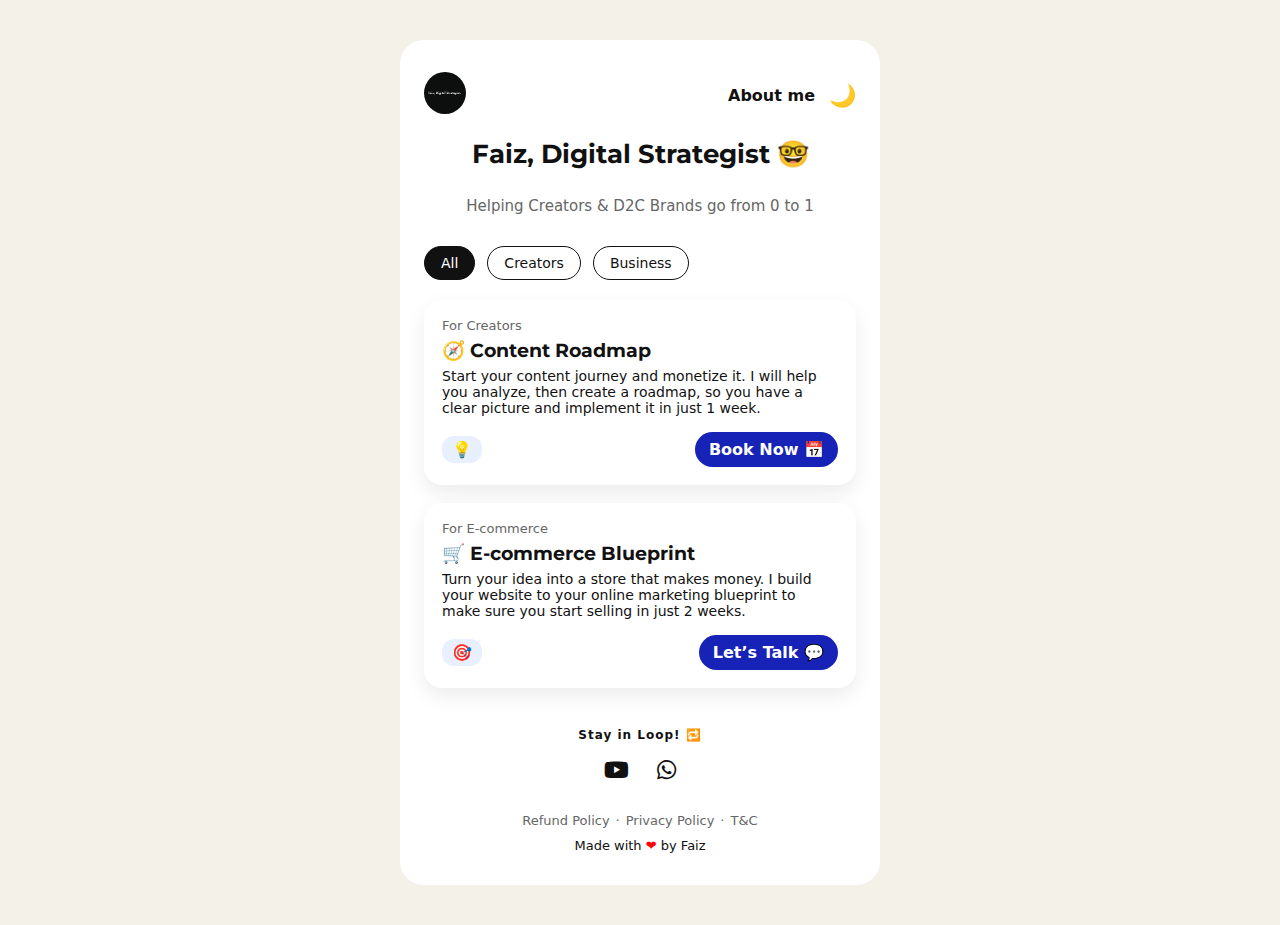
<file: index.html>
<!DOCTYPE html>
<html lang="en">
<head>
  <meta charset="UTF-8" />
  <meta name="viewport" content="width=device-width, initial-scale=1.0" />
  <meta name="description" content="I will help you create an online presence that helps you achieve both your professional and personal goals.">
  <meta name="author" content="Faiz, Digital Strategist ">
  <meta name="robots" content="index, follow">
  <title>Hey 👋 I am Faiz, Digital Strategist</title>
  <link rel="icon" type="image/png" sizes="32x32" href="logo.png">
  <script type="application/ld+json">
{
  "@context": "https://schema.org",
  "@type": "Person",
  "name": "Faiz",
  "jobTitle": "Digital Strategist",
  "description": "I will help you create an online presence that helps you achieve both your professional and personal goals.",
  "url": "https://heyiamfaiz.com/",
  "image": "https://heyiamfaiz.com/logo.jpg",
  "sameAs": [
    "https://www.youtube.com/@heyiamfaiz",
    "https://www.instagram.com/heyiamfaiz"
  ],
  "knowsAbout": [
    "Digital Marketing",
"online marketing",
    "Meta Ads",
    "WhatsApp API",
    "Online Marketing Strategy",
    "Content Marketing",
    "WooCommerce"
  ],
  "worksFor": {
    "@type": "Organization",
    "name": "Self-employed"
  }
}
</script>


  <!-- Font Awesome (FOR ICONS) -->
  <link rel="stylesheet" href="https://cdnjs.cloudflare.com/ajax/libs/font-awesome/6.5.1/css/all.min.css">
<link href="https://fonts.googleapis.com/css2?family=Montserrat:wght@600;700&family=Google+Sans+Flex:opsz,wght@8..144,400..600&display=swap" rel="stylesheet">
  <link rel="stylesheet" href="style.css" />
</head>
<body>

  <div class="card">

    <!-- HEADER -->
    <div class="header">
      <div class="logo-area">
        <img src="logo.png" class="profile-img" alt="Profile">
      </div>

      <div class="menu-area">
        <a href="about.html" class="menu-link">About me</a>
        <button id="theme-toggle" class="theme-toggle">🌙</button>
      </div>
    </div>

    <!-- HERO -->
    <section class="hero">
      <h1 class="hero-title">Faiz, Digital Strategist 🤓</h1>
    </section>

    <!-- BIO -->
    <p class="bio">
   Helping Creators & D2C Brands go from 0 to 1</p>

    <!-- TABS -->
    <div class="tabs">
      <button class="tab active" data-filter="all">All</button>
      <button class="tab" data-filter="creator">Creators</button>
      <button class="tab" data-filter="business">Business</button>
    </div>

    <!-- SERVICES -->
    <section class="services">
      <div class="service-card" data-type="creator">
        <div class="service-meta">For Creators</div>
        <h3>🧭 Content Roadmap</h3>
        <p>Start your content journey and monetize it. I will help you analyze, then create a roadmap, so you have a clear picture and implement it in just 1 week.</p>
        <div class="service-footer">
          <span class="badge">💡</span>
          <a href="https://calendar.app.google/dVVP9dYcN7Jy2pZL8"
   class="cta-btn"
   rel="nofollow noopener noreferrer"
   target="_blank">
  Book Now 📅
</a>

        </div>
      </div>

      <div class="service-card" data-type="business">
        <div class="service-meta">For E-commerce</div>
        <h3>🛒 E-commerce Blueprint</h3>
        <p>Turn your idea into a store that makes money. I build your website to your online marketing blueprint to make sure you start selling in just 2 weeks.</p>
        <div class="service-footer">
          <span class="badge">🎯</span>
          <a href="https://wa.me/message/WCOYLPCZLBCCD1"
   class="cta-btn"
   rel="nofollow noopener noreferrer"
   target="_blank">
  Let’s Talk 💬
</a>

        </div>
      </div>

    </section>

    <!-- FOLLOW -->
    <div class="follow">
      <div class="follow-title">Stay in Loop! 🔁</div>
      <div class="socials">
        <a href="https://heyiamfaiz.com/youtube" aria-label="YouTube"><i class="fa-brands fa-youtube"></i></a>
        <a href="https://wa.me/message/WCOYLPCZLBCCD1" rel="nofollow" aria-label="WhatsApp">
  <i class="fa-brands fa-whatsapp"></i>
</a>
   </div>
    </div>

    <!-- FOOTER -->
    <footer class="footer">
      <div class="footer-links">
        <a href="refund-policy.html">Refund Policy</a>
        <span>·</span>
        <a href="privacy-policy.html">Privacy Policy</a>
        <span>·</span>
        <a href="terms-and-conditions.html">T&C</a>
      </div>
      <div class="footer-credit">
        Made with <span>❤</span> by Faiz
      </div>
    </footer>

  </div>
  <script src="tag.js"></script>
  <script src="script.js"></script>
</body>
</html>
</file>
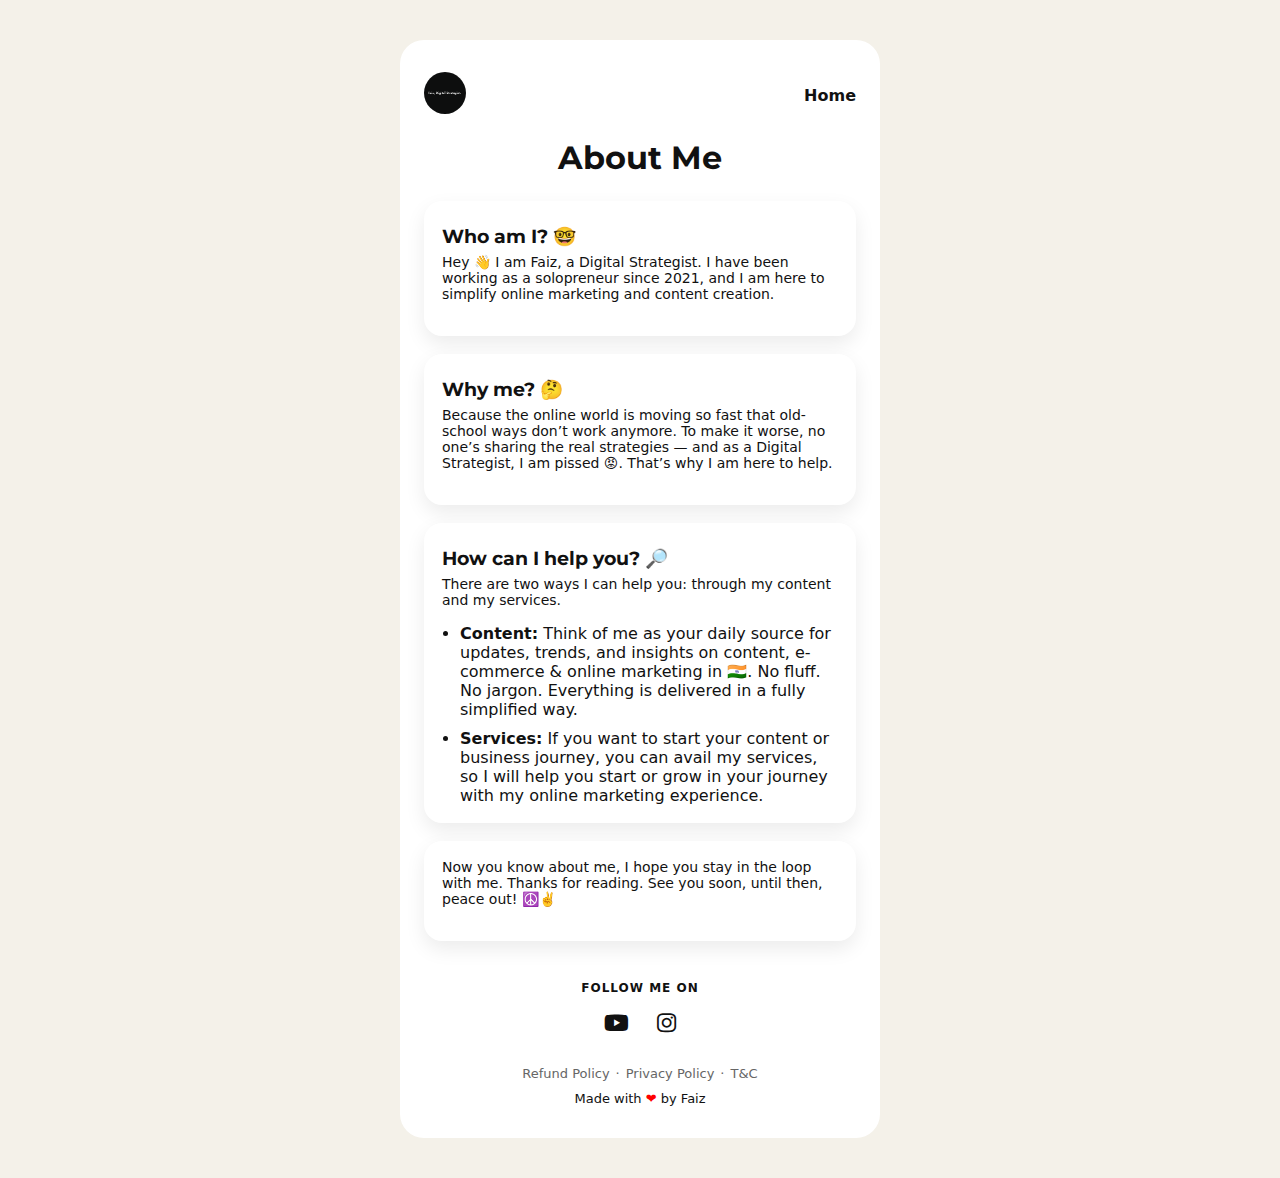
<file: about.html>
<!DOCTYPE html>
<html lang="en">
<head>
  <meta charset="UTF-8" />
  <meta name="viewport" content="width=device-width, initial-scale=1.0" />
   <meta name="description" content="Hey 👋 I am Faiz, a Digital Strategist. I have been working as a solopreneur since 2019.">
  <meta name="author" content="Faiz, Digital Strategist ">
  <meta name="robots" content="index, follow">
  <script src="tag.js"></script>
  <title>About Me | Faiz, Digital Strategist</title>
<link rel="icon" type="image/png" sizes="32x32" href="logo.png">
  <!-- MAIN SITE CSS (same as homepage) -->
 <link rel="stylesheet" href="https://cdnjs.cloudflare.com/ajax/libs/font-awesome/6.5.1/css/all.min.css">
  <link rel="stylesheet" href="style.css" />
</head>

<body>
  <div class="card">

    <!-- HEADER (same structure as homepage) -->
    <header class="header">
      <div class="logo-area">
        <img src="logo.png" alt="Faiz" class="profile-img" />
      </div>

      <div class="menu-area">
        <a href="index.html" class="menu-link">Home</a>
      </div>
    </header>

    <!-- HERO TITLE -->
    <section class="hero" style="text-align:center; margin-bottom:24px;">
      <h1>About Me</h1>
    </section>

    <!-- ABOUT CONTENT -->
    <section class="services">

      <div class="service-card">
        <h3>Who am I? 🤓</h3>
        <p>
          Hey 👋 I am Faiz, a Digital Strategist. I have been working as a
          solopreneur since 2021, and I am here to simplify online marketing
          and content creation.
        </p>
      </div>

      <div class="service-card">
        <h3>Why me? 🤔</h3>
        <p>
          Because the online world is moving so fast that old-school ways don’t
          work anymore. To make it worse, no one’s sharing the real strategies —
          and as a Digital Strategist, I am pissed 😡. That’s why I am here to help.
        </p>
      </div>

      <div class="service-card">
        <h3>How can I help you? 🔎</h3>
        <p>
          There are two ways I can help you: through my content and my services.
        </p>

        <ul style="margin-left:18px; margin-top:12px;">
          <li style="margin-bottom:10px;">
            <strong>Content:</strong> Think of me as your daily source for
            updates, trends, and insights on content, e-commerce & online marketing in 🇮🇳.
            No fluff. No jargon. Everything is delivered in a fully simplified way.
          </li>

          <li>
            <strong>Services:</strong> If you want to start your content or business journey, you can avail my services, so I will help you start or grow in your journey with my online marketing experience.
          </li>
        </ul>
      </div>

      <div class="service-card">
        <p>Now you know about me, I hope you stay in the loop with me. Thanks for reading. See you soon, until then, peace out! ☮️✌️
        </p>
      </div>
<div class="follow">
  <div class="follow-title">FOLLOW ME ON</div>

  <div class="socials">
    <a href="https://heyiamfaiz.com/youtube" aria-label="YouTube"><i class="fa-brands fa-youtube"></i></a>
        <a href="https://heyiamfaiz.com/instagram" aria-label="Instagram"><i class="fa-brands fa-instagram"></i></a>
  </div>
</div>
    </section>

    <!-- FOOTER (same as homepage) -->
   <footer class="footer">
      <div class="footer-links">
        <a href="refund-policy.html">Refund Policy</a>
        <span>·</span>
        <a href="privacy-policy.html">Privacy Policy</a>
        <span>·</span>
        <a href="terms-and-conditions.html">T&C</a>
      </div>
      <div class="footer-credit">
        Made with <span>❤</span> by Faiz
      </div>
    </footer>

  </div>

  <!-- DARK MODE SCRIPT (same as homepage) -->
  <script src="script.js"></script>
</body>
</html>
</file>
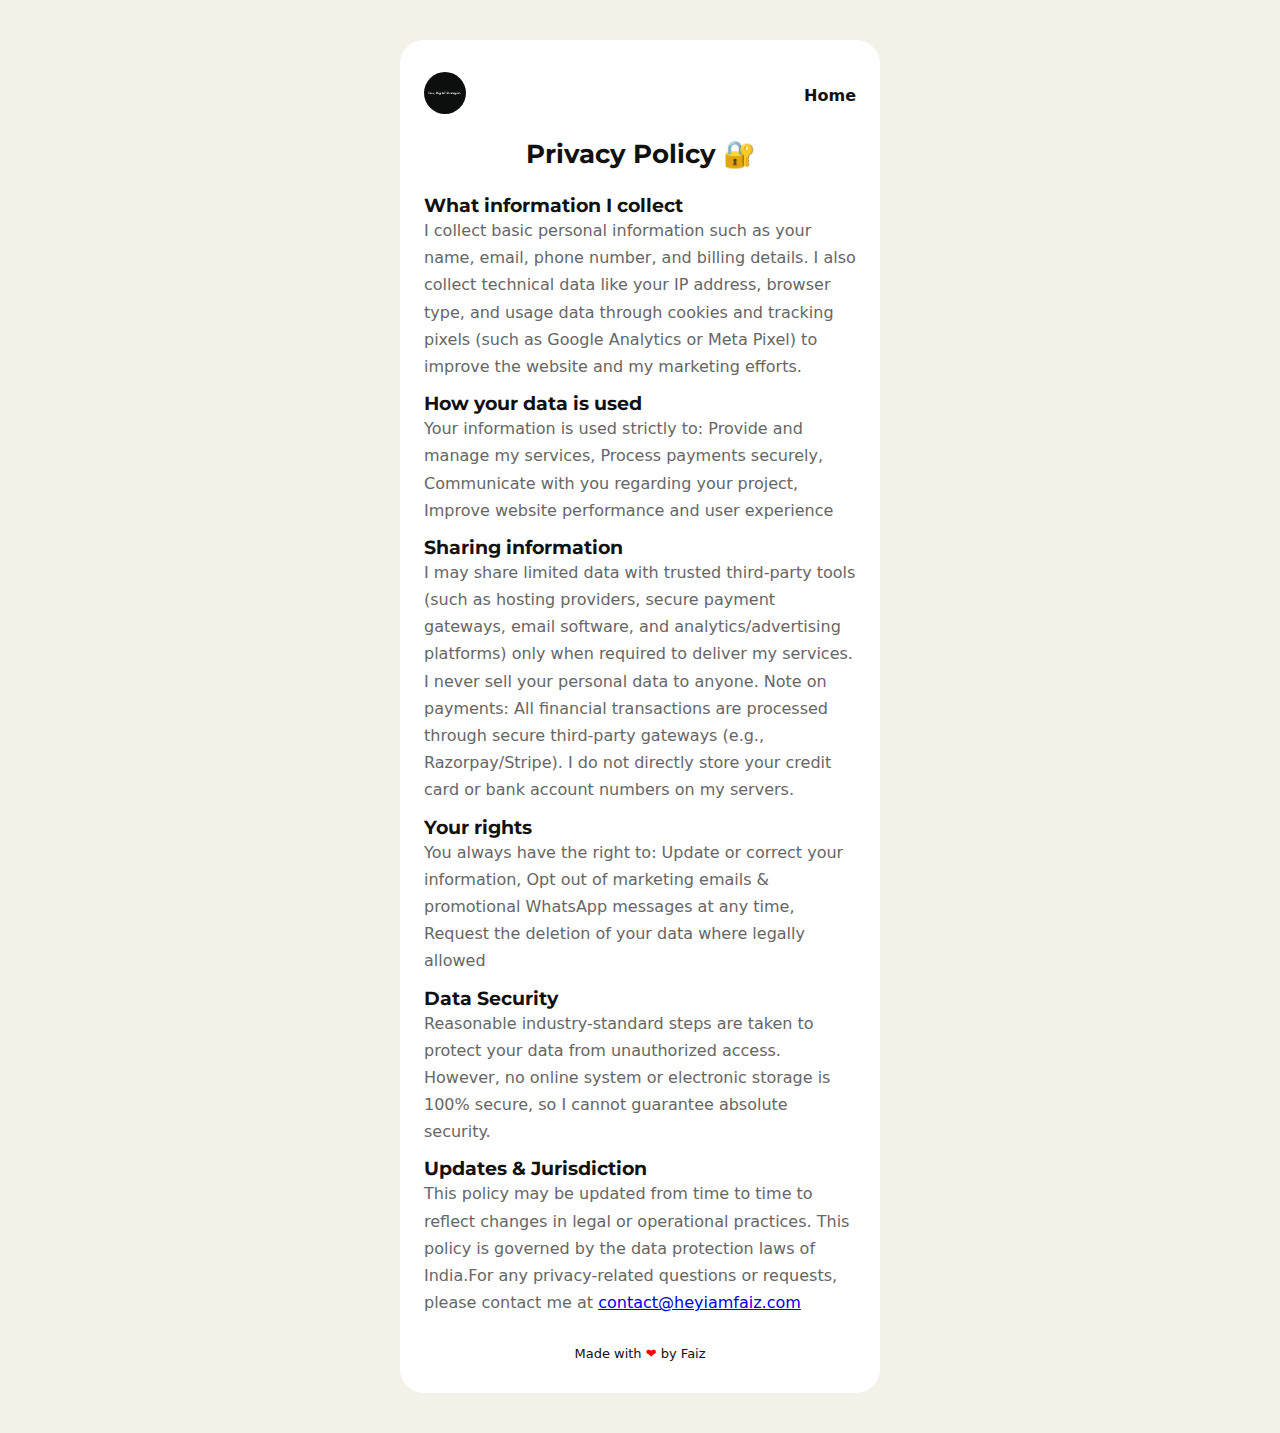
<file: privacy-policy.html>
<!DOCTYPE html>
<html lang="en">
<head>
  <meta charset="UTF-8" />
  <meta name="viewport" content="width=device-width, initial-scale=1.0" />
  <script src="tag.js"></script>
  <title>Privacy Policy - Faiz, Digital Strategist</title>

  <!-- Main Site CSS -->
  <link rel="stylesheet" href="style.css" />

  <!-- SEO -->
  <meta name="description" content="Privacy Policy for Faiz, Digital Strategist. Learn how we collect, use, and protect your personal information.">
</head>

<body>
  <div class="card">

    <!-- HEADER -->
    <header class="header">
      <div class="logo-area">
        <img src="logo.png" alt="Faiz" class="profile-img" />
      </div>

      <div class="menu-area">
        <a href="index.html" class="menu-link">Home</a>
      </div>
    </header>

    <!-- HERO -->
    <section class="hero">
      <h1 class="hero-title">Privacy Policy 🔐</h1>
    </section>

    <!-- PRIVACY CONTENT -->
    <section class="about-section">

      <h3>What information I collect</h3>
      
      <p>
      I collect basic personal information such as your name, email, phone number, and billing details. I also collect technical data like your IP address, browser type, and usage data through cookies and tracking pixels (such as Google Analytics or Meta Pixel) to improve the website and my marketing efforts.
      </p>
<h3>How your data is used</h3>
      <p>Your information is used strictly to: Provide and manage my services,​ Process payments securely, Communicate with you regarding your project, ​Improve website performance and user experience
        </p>

<h3>Sharing information</h3>
<p>I may share limited data with trusted third-party tools (such as hosting providers, secure payment gateways, email software, and analytics/advertising platforms) only when required to deliver my services. I never sell your personal data to anyone. Note on payments: All financial transactions are processed through secure third-party gateways (e.g., Razorpay/Stripe). I do not directly store your credit card or bank account numbers on my servers.
</p>
<h3>Your rights</h3>
<p>You always have the right to: Update or correct your information, ​Opt out of marketing emails & promotional WhatsApp messages at any time, ​Request the deletion of your data where legally allowed</p>

      <h3>Data Security</h3>
      <p>
       Reasonable industry-standard steps are taken to protect your data from unauthorized access. However, no online system or electronic storage is 100% secure, so I cannot guarantee absolute security.</p>

      <h3>Updates & Jurisdiction</h3>
      <p>
        This policy may be updated from time to time to reflect changes in legal or operational practices. This policy is governed by the data protection laws of India.
​For any privacy-related questions or requests, please contact me at
        <a href="mailto:contact@heyiamfaiz.com">contact@heyiamfaiz.com</a>
      </p>

    </section>

    <!-- FOOTER -->
    <footer class="footer">
      <div class="footer-credit">
        Made with <span>❤</span> by Faiz
      </div>
    </footer>

  </div>

  <script src="script.js"></script>
</body>
</html>
</file>
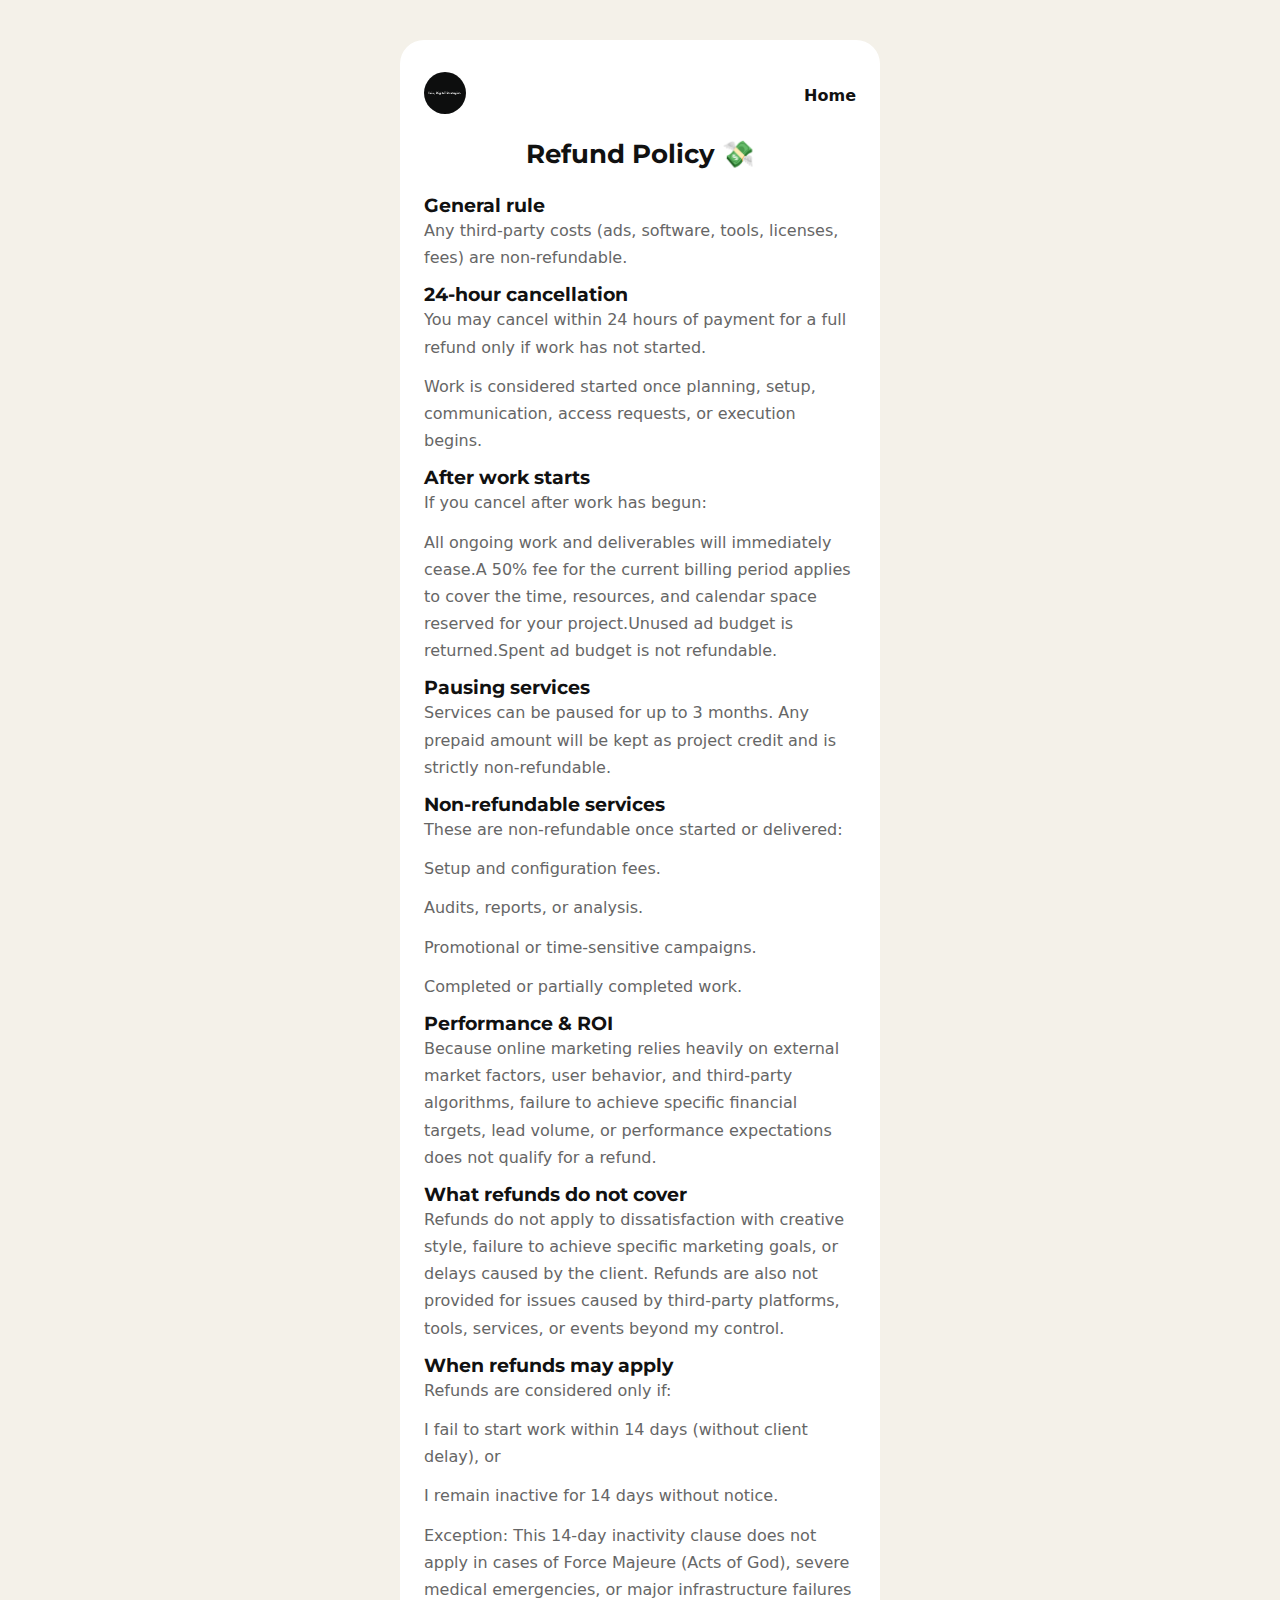
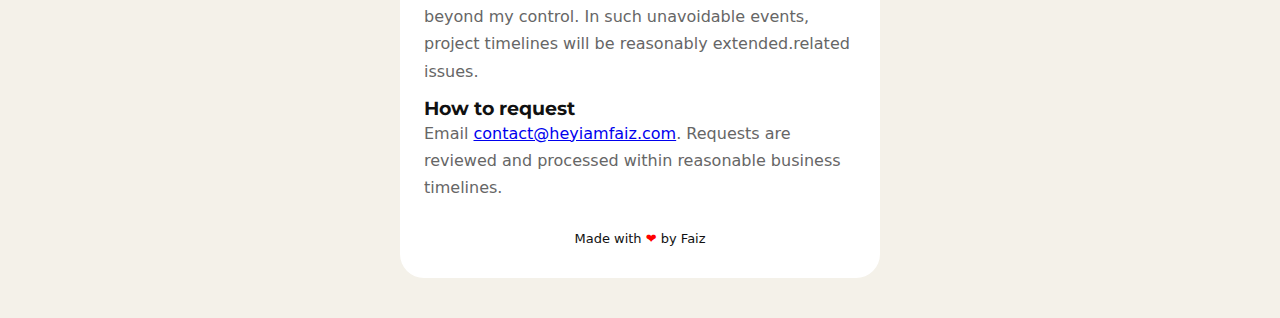
<file: refund-policy.html>
<!DOCTYPE html>
<html lang="en">
<head>
  <meta charset="UTF-8" />
  <meta name="viewport" content="width=device-width, initial-scale=1.0" />
  <script src="tag.js"></script>
  <title>Refund Policy - Faiz, Digital Strategist</title>

  <!-- Main Site CSS -->
  <link rel="stylesheet" href="style.css" />

  <!-- SEO -->
  <meta name="description" content="Refund Policy for Faiz, Digital Strategist. Learn about cancellations, refunds, and service terms.">
</head>

<body>
  <div class="card">

    <!-- HEADER -->
    <header class="header">
      <div class="logo-area">
        <img src="logo.png" alt="Faiz" class="profile-img" />
      </div>

      <div class="menu-area">
        <a href="index.html" class="menu-link">Home</a>
        </div>
    </header>

    <!-- HERO -->
    <section class="hero">
      <h1 class="hero-title">Refund Policy 💸</h1>
    </section>

    <!-- REFUND CONTENT -->
    <section class="about-section">

      <h3>General rule</h3> 
<p>
Any third-party costs (ads, software, tools, licenses, fees) are non-refundable.
</p>

<h3>24-hour cancellation</h3>
<p>
You may cancel within 24 hours of payment for a full refund only if work has not started.
</p>
<p>
Work is considered started once planning, setup, communication, access requests,
or execution begins.
</p>

<h3>After work starts</h3>
<p>
If you cancel after work has begun:
</p>
<p>
​All ongoing work and deliverables will immediately cease.
​A 50% fee for the current billing period applies to cover the time, resources, and calendar space reserved for your project.
​Unused ad budget is returned.
​Spent ad budget is not refundable.
</p>
<h3>Pausing services</h3>
<p>
Services can be paused for up to 3 months. Any prepaid amount will be kept as project credit and is strictly non-refundable.
</p>

<h3>Non-refundable services</h3>
<p>
These are non-refundable once started or delivered:
</p>
<p>
Setup and configuration fees.
</p>
<p>
Audits, reports, or analysis.
</p>
<p>
Promotional or time-sensitive campaigns.
</p>
<p>
Completed or partially completed work.
</p>
    <h3>Performance & ROI</h3>
      <p>Because online marketing relies heavily on external market factors, user behavior, and third-party algorithms, failure to achieve specific financial targets, lead volume, or performance expectations does not qualify for a refund.</p>
    
      <h3>What refunds do not cover</h3>
<p>Refunds do not apply to dissatisfaction with creative style, failure to achieve specific marketing goals, or delays caused by the client. Refunds are also not provided for issues caused by third-party platforms, tools, services, or events beyond my control.</p>

<h3>When refunds may apply</h3>
<p>
Refunds are considered only if:
</p>
<p>
I fail to start work within 14 days (without client delay), or
</p>
<p>
I remain inactive for 14 days without notice.
</p>
<p>
Exception: This 14-day inactivity clause does not apply in cases of Force Majeure (Acts of God), severe medical emergencies, or major infrastructure failures beyond my control. In such unavoidable events, project timelines will be reasonably extended.related issues.
</p>

<h3>How to request</h3>
<p>
Email <a href="mailto:contact@heyiamfaiz.com">contact@heyiamfaiz.com</a>.
Requests are reviewed and processed within reasonable business timelines.
</p>


    </section>

    <!-- FOOTER -->
    <footer class="footer">
      <div class="footer-credit">
        Made with <span>❤</span> by Faiz
      </div>
    </footer>

  </div>

  <script src="script.js"></script>
</body>
</html>
</file>
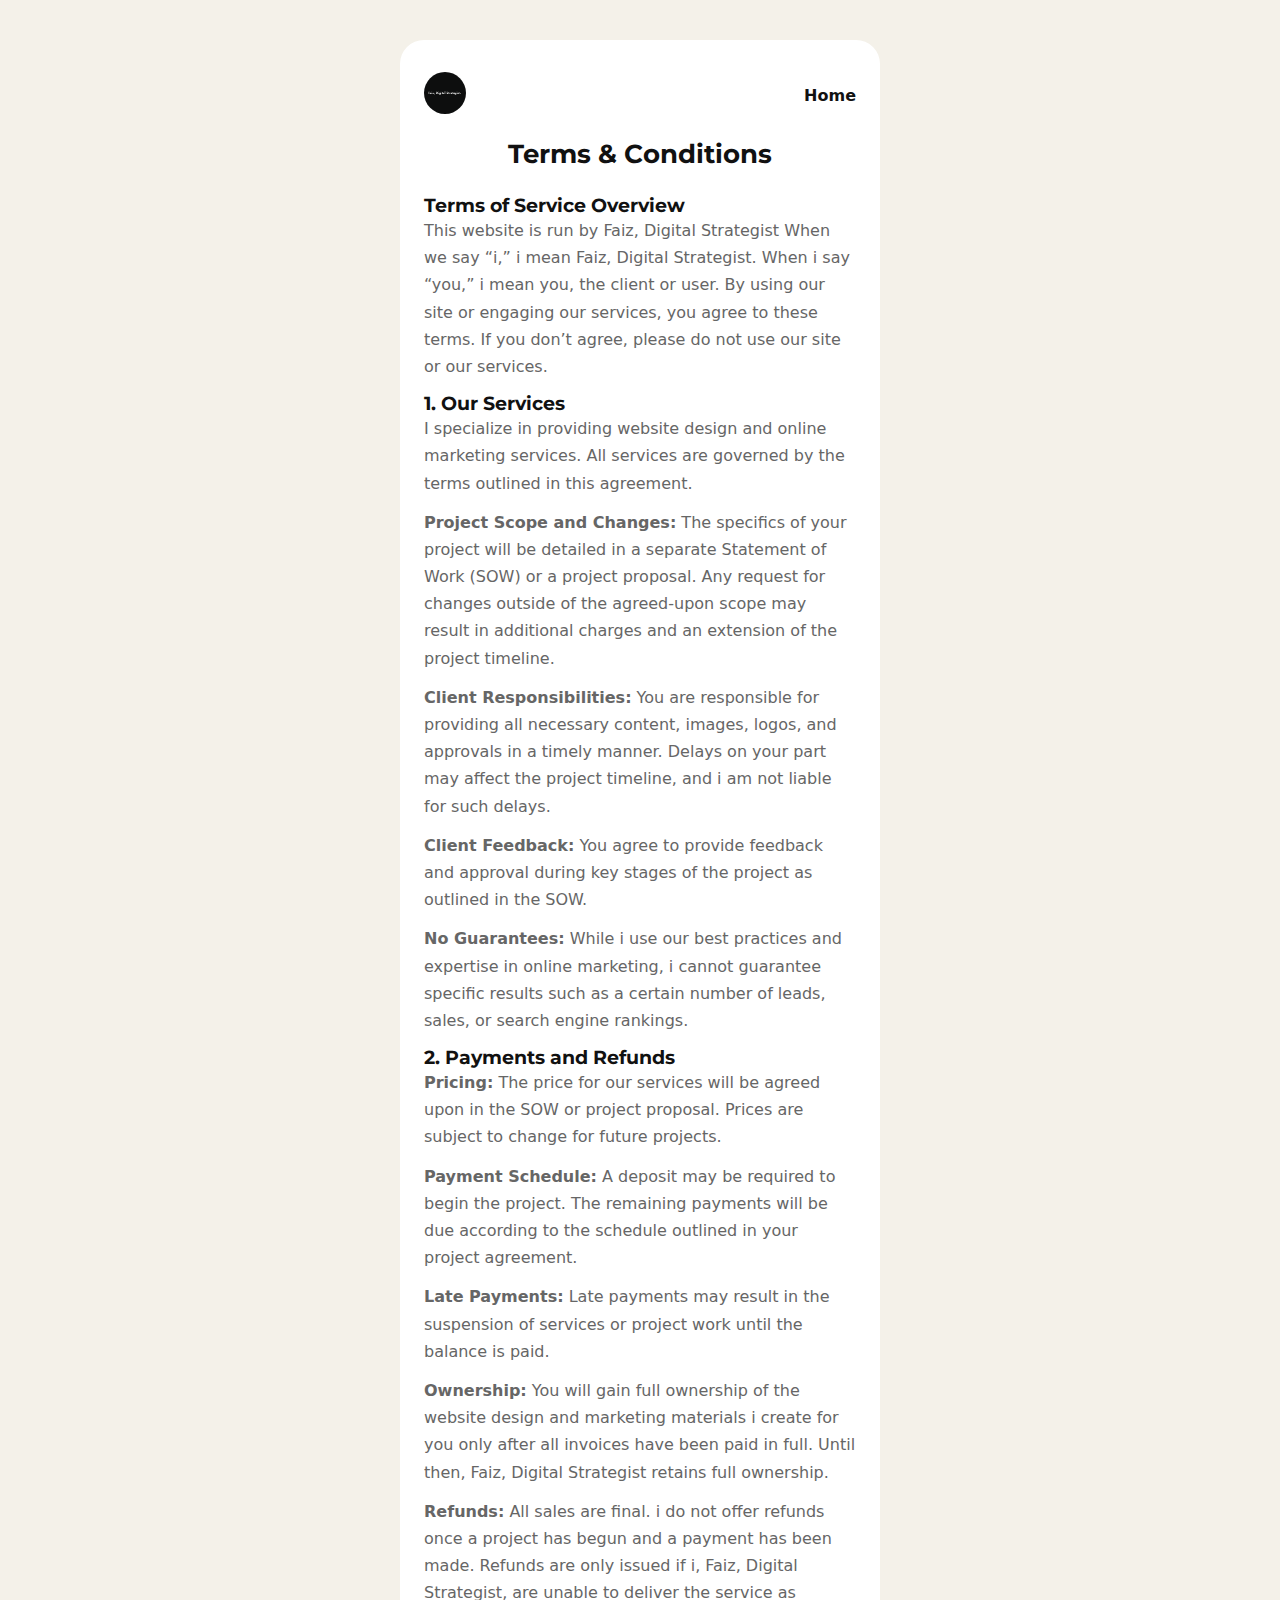
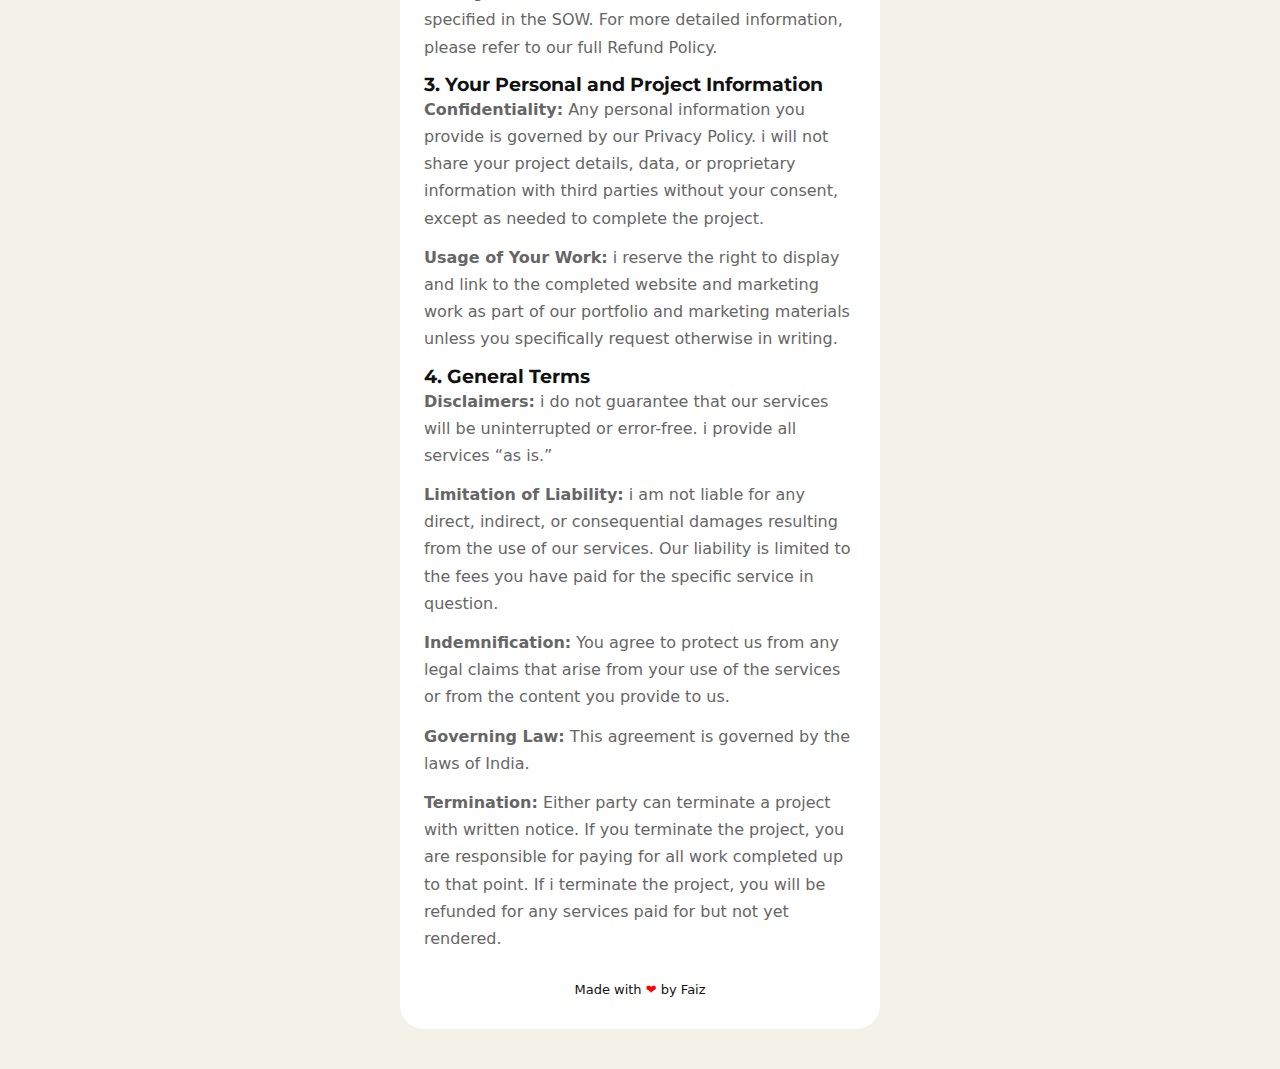
<file: terms-&-conditions.html>
<!DOCTYPE html>
<html lang="en">
<head>
  <meta charset="UTF-8" />
  <meta name="viewport" content="width=device-width, initial-scale=1.0" />
  <title>Terms & Conditions - Faiz, Digital Strategist </title>

  <!-- Main Site CSS -->
  <link rel="stylesheet" href="style.css" />

  <!-- SEO -->
  <meta name="description" content="Terms and Conditions for Faiz, Digital Strategist. Read our terms of service, payments, refunds, and legal information.">
</head>

<body>
  <div class="card">

    <!-- HEADER -->
    <header class="header">
      <div class="logo-area">
        <img src="logo.png" alt="Faiz" class="profile-img" />
      </div>

      <div class="menu-area">
        <a href="index.html" class="menu-link">Home</a>
      </div>
    </header>

    <!-- HERO -->
    <section class="hero">
      <h1 class="hero-title">Terms & Conditions</h1>
    </section>

    <!-- TERMS CONTENT -->
    <section class="about-section">

      <h3>Terms of Service Overview</h3>


      <p>
        This website is run by Faiz, Digital Strategist When we say “i,”
         i mean Faiz, Digital Strategist. When i say “you,” i mean you, the client or user.
        By using our site or engaging our services, you agree to these terms.
        If you don’t agree, please do not use our site or our services.
      </p>

      <h3>1. Our Services</h3>
      <p>
        I specialize in providing website design and online marketing services.
        All services are governed by the terms outlined in this agreement.
      </p>

      <p>
        <strong>Project Scope and Changes:</strong>
        The specifics of your project will be detailed in a separate Statement of
        Work (SOW) or a project proposal. Any request for changes outside of the
        agreed-upon scope may result in additional charges and an extension of the
        project timeline.
      </p>

      <p>
        <strong>Client Responsibilities:</strong>
        You are responsible for providing all necessary content, images, logos,
        and approvals in a timely manner. Delays on your part may affect the project
        timeline, and i am not liable for such delays.
      </p>

      <p>
        <strong>Client Feedback:</strong>
        You agree to provide feedback and approval during key stages of the project
        as outlined in the SOW.
      </p>

      <p>
        <strong>No Guarantees:</strong>
        While i use our best practices and expertise in online marketing, i cannot
        guarantee specific results such as a certain number of leads, sales, or
        search engine rankings.
      </p>

      <h3>2. Payments and Refunds</h3>

      <p>
        <strong>Pricing:</strong>
        The price for our services will be agreed upon in the SOW or project proposal.
        Prices are subject to change for future projects.
      </p>

      <p>
        <strong>Payment Schedule:</strong>
        A deposit may be required to begin the project. The remaining payments will
        be due according to the schedule outlined in your project agreement.
      </p>

      <p>
        <strong>Late Payments:</strong>
        Late payments may result in the suspension of services or project work until
        the balance is paid.
      </p>

      <p>
        <strong>Ownership:</strong>
        You will gain full ownership of the website design and marketing materials
        i create for you only after all invoices have been paid in full. Until then,
       Faiz, Digital Strategist retains full ownership.
      </p>

      <p>
        <strong>Refunds:</strong>
        All sales are final. i do not offer refunds once a project has begun and a
        payment has been made. Refunds are only issued if i, Faiz, Digital Strategist, are
        unable to deliver the service as specified in the SOW. For more detailed
        information, please refer to our full Refund Policy.
      </p>

      <h3>3. Your Personal and Project Information</h3>

      <p>
        <strong>Confidentiality:</strong>
        Any personal information you provide is governed by our Privacy Policy.
        i will not share your project details, data, or proprietary information
        with third parties without your consent, except as needed to complete the
        project.
      </p>

      <p>
        <strong>Usage of Your Work:</strong>
        i reserve the right to display and link to the completed website and
        marketing work as part of our portfolio and marketing materials unless you
        specifically request otherwise in writing.
      </p>

      <h3>4. General Terms</h3>

      <p>
        <strong>Disclaimers:</strong>
        i do not guarantee that our services will be uninterrupted or error-free.
        i provide all services “as is.”
      </p>

      <p>
        <strong>Limitation of Liability:</strong>
        i am not liable for any direct, indirect, or consequential damages
        resulting from the use of our services. Our liability is limited to the
        fees you have paid for the specific service in question.
      </p>

      <p>
        <strong>Indemnification:</strong>
        You agree to protect us from any legal claims that arise from your use of
        the services or from the content you provide to us.
      </p>

      <p>
        <strong>Governing Law:</strong>
        This agreement is governed by the laws of India.
      </p>

      <p>
        <strong>Termination:</strong>
        Either party can terminate a project with written notice. If you terminate
        the project, you are responsible for paying for all work completed up to
        that point. If i terminate the project, you will be refunded for any
        services paid for but not yet rendered.
      </p>

    </section>

    <!-- FOOTER -->
    <footer class="footer">
      <div class="footer-credit">
        Made with <span>❤</span> by Faiz
      </div>
    </footer>

  </div>

  <script src="script.js"></script>
</body>
</html>
</file>
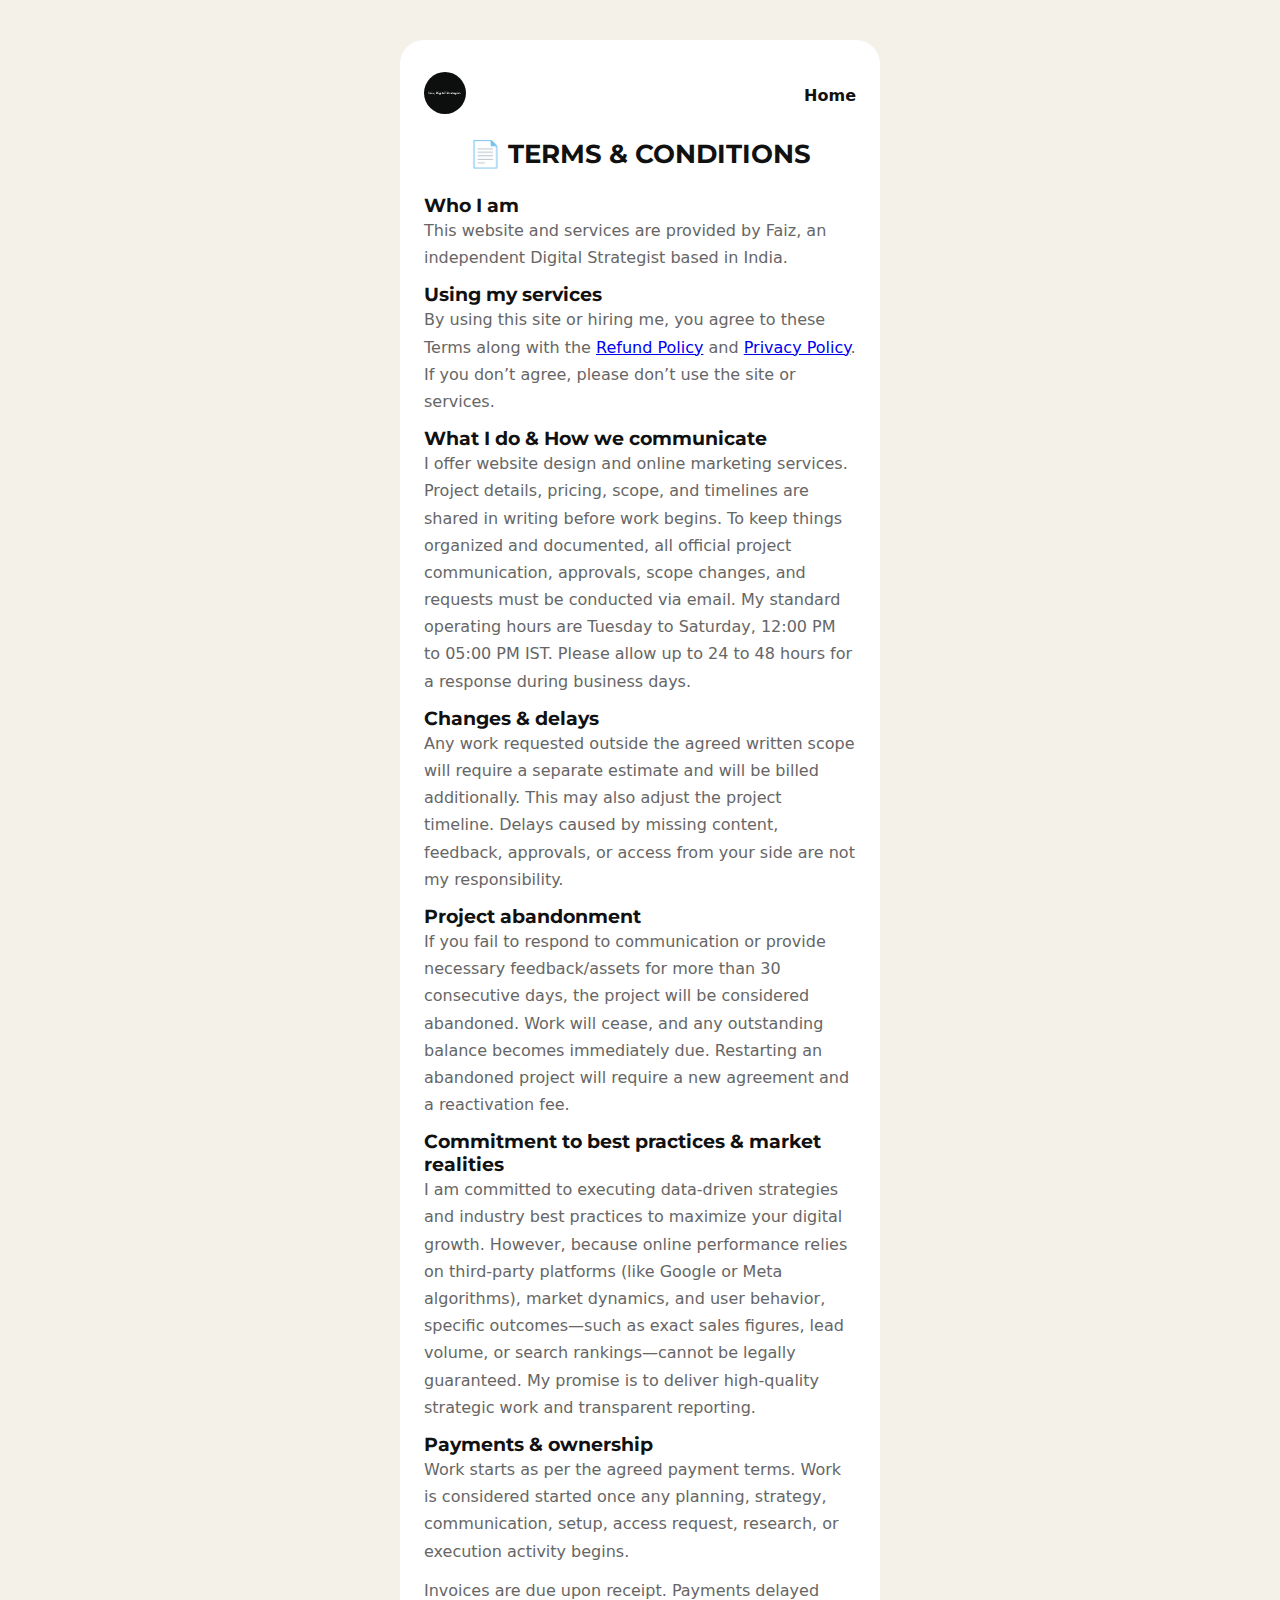
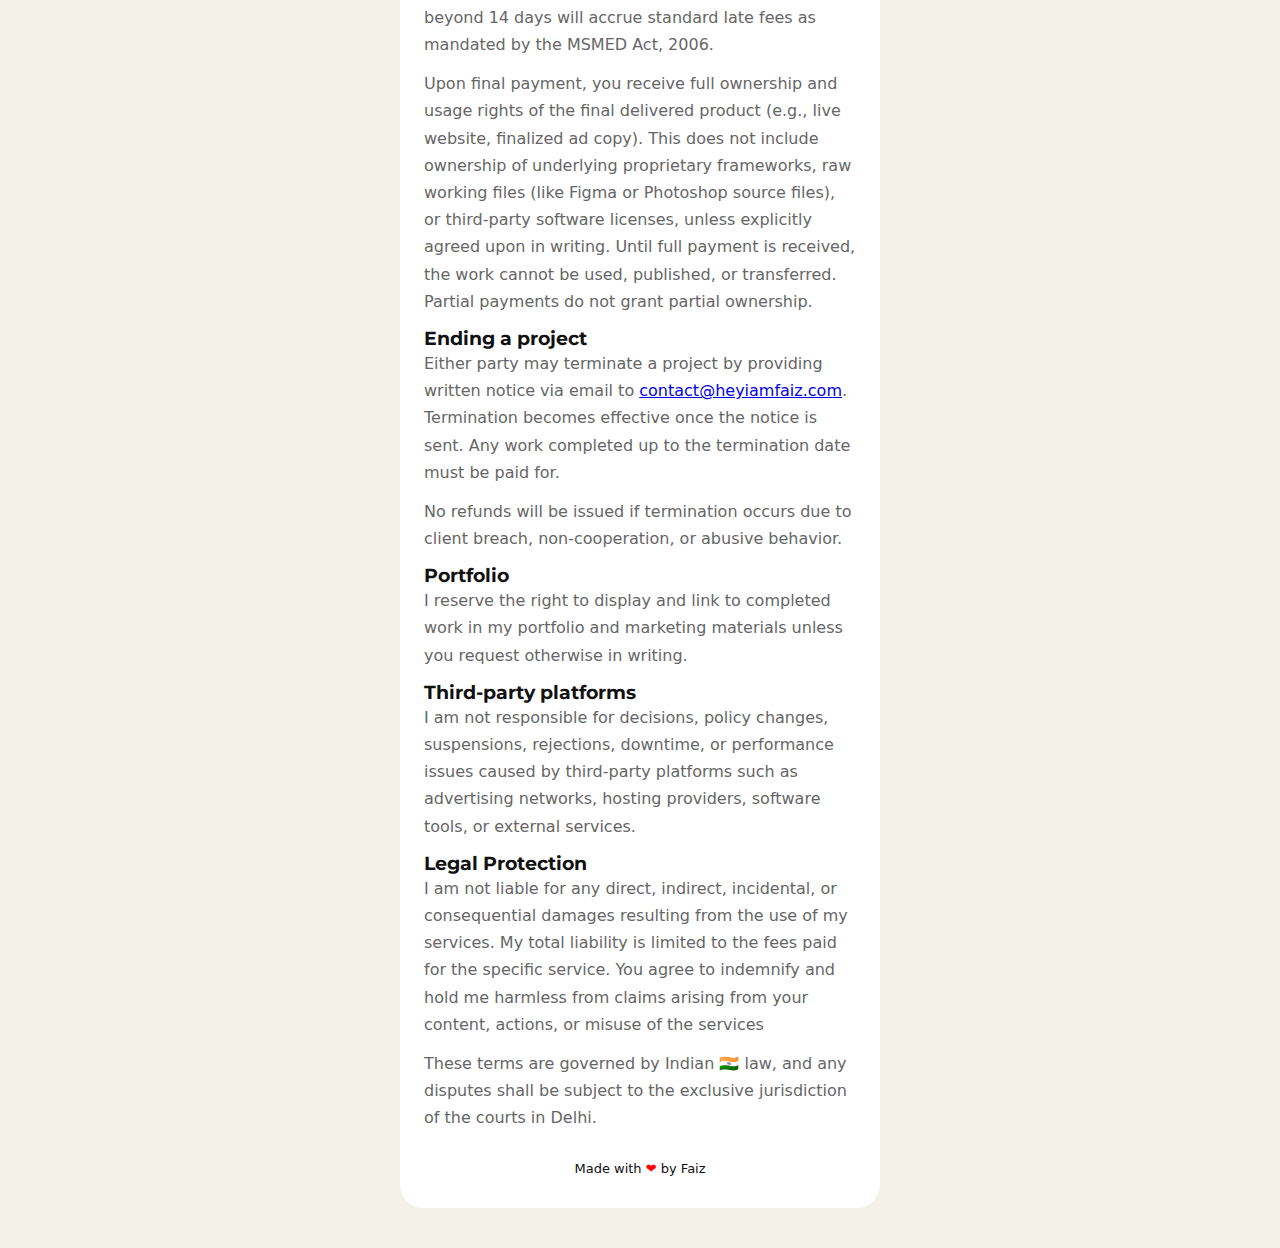
<file: terms-and-conditions.html>
<!DOCTYPE html>
<html lang="en">
<head>
  <meta charset="UTF-8" />
  <meta name="viewport" content="width=device-width, initial-scale=1.0" />
  <script src="tag.js"></script>
  <title>Terms & Conditions - Faiz, Digital Strategist </title>

  <!-- Main Site CSS -->
  <link rel="stylesheet" href="style.css" />

  <!-- SEO -->
  <meta name="description" content="Terms and Conditions for Faiz, Digital Strategist. Read our terms of service, payments, refunds, and legal information.">
</head>

<body>
  <div class="card">

    <!-- HEADER -->
    <header class="header">
      <div class="logo-area">
        <img src="logo.png" alt="Faiz" class="profile-img" />
      </div>

      <div class="menu-area">
        <a href="index.html" class="menu-link">Home</a>
      </div>
    </header>

    <!-- HERO -->
    <section class="hero">
      <h1 class="hero-title">📄 TERMS & CONDITIONS</h1>
    </section>

    <!-- TERMS CONTENT -->
    <section class="about-section">

    <h3>Who I am</h3>
<p>
This website and services are provided by Faiz, an independent Digital Strategist based in India.
</p>

<h3>Using my services</h3>
<p>
By using this site or hiring me, you agree to these Terms along with the <a href="https://heyiamfaiz.com/refund-policy.html">Refund Policy</a> and <a href="https://heyiamfaiz.com/privacy-policy.html">Privacy Policy</a>.
If you don’t agree, please don’t use the site or services.
</p>

<h3>What I do & How we communicate</h3>
<p>
I offer website design and online marketing services. Project details, pricing, scope, and timelines are shared in writing before work begins.
To keep things organized and documented, all official project communication, approvals, scope changes, and requests must be conducted via email. My standard operating hours are Tuesday to Saturday, 12:00 PM to 05:00 PM IST. Please allow up to 24 to 48 hours for a response during business days.
</p>

<h3>Changes &amp; delays</h3>
<p>
Any work requested outside the agreed written scope will require a separate estimate and will be billed additionally. This may also adjust the project timeline. Delays caused by missing content, feedback, approvals, or access from your side are not my responsibility.
</p>
 <h3>Project abandonment</h3>  
<p>
If you fail to respond to communication or provide necessary feedback/assets for more than 30 consecutive days, the project will be considered abandoned. Work will cease, and any outstanding balance becomes immediately due. Restarting an abandoned project will require a new agreement and a reactivation fee.
</p>

<h3>Commitment to best practices & market realities</h3>
<p>
I am committed to executing data-driven strategies and industry best practices to maximize your digital growth. However, because online performance relies on third-party platforms (like Google or Meta algorithms), market dynamics, and user behavior, specific outcomes—such as exact sales figures, lead volume, or search rankings—cannot be legally guaranteed. My promise is to deliver high-quality strategic work and transparent reporting.
</p>

<h3>Payments &amp; ownership</h3>
<p>
Work starts as per the agreed payment terms. Work is considered started once any planning, strategy, communication, setup, access request, research, or execution activity begins.
</p>
      <p> Invoices are due upon receipt. Payments delayed beyond 14 days will accrue standard late fees as mandated by the MSMED Act, 2006.</p>
<p>
Upon final payment, you receive full ownership and usage rights of the final delivered product (e.g., live website, finalized ad copy). This does not include ownership of underlying proprietary frameworks, raw working files (like Figma or Photoshop source files), or third-party software licenses, unless explicitly agreed upon in writing. Until full payment is received, the work cannot be used, published, or transferred. Partial payments do not grant partial ownership.
</p>
<h3>Ending a project</h3>
<p>
Either party may terminate a project by providing written notice via email to <a href="mailto:contact@heyiamfaiz.com">contact@heyiamfaiz.com</a>.  Termination becomes effective once the notice is sent. Any work completed up to the termination date must be paid for.
</p>
<p>
No refunds will be issued if termination occurs due to client breach, non-cooperation, or abusive behavior.
</p>

<h3>Portfolio</h3>
<p>
I reserve the right to display and link to completed work in my portfolio and marketing materials unless you request otherwise in writing.
</p>
<h3>Third-party platforms</h3>
<p>
I am not responsible for decisions, policy changes, suspensions, rejections, downtime, or performance issues caused by third-party platforms such as advertising networks, hosting providers, software tools, or external services.
</p>
<h3>Legal Protection</h3>
<p>
I am not liable for any direct, indirect, incidental, or consequential damages resulting from the use of my services. My total liability is limited to the fees paid for the specific service. You agree to indemnify and hold me harmless from claims arising from your content, actions, or misuse of the services
</p>
<p>
These terms are governed by Indian 🇮🇳 law, and any disputes shall be subject to the exclusive jurisdiction of the courts in Delhi.
</p>


    </section>

    <!-- FOOTER -->
    <footer class="footer">
      <div class="footer-credit">
        Made with <span>❤</span> by Faiz
      </div>
    </footer>

  </div>

  <script src="script.js"></script>
</body>
</html>
</file>
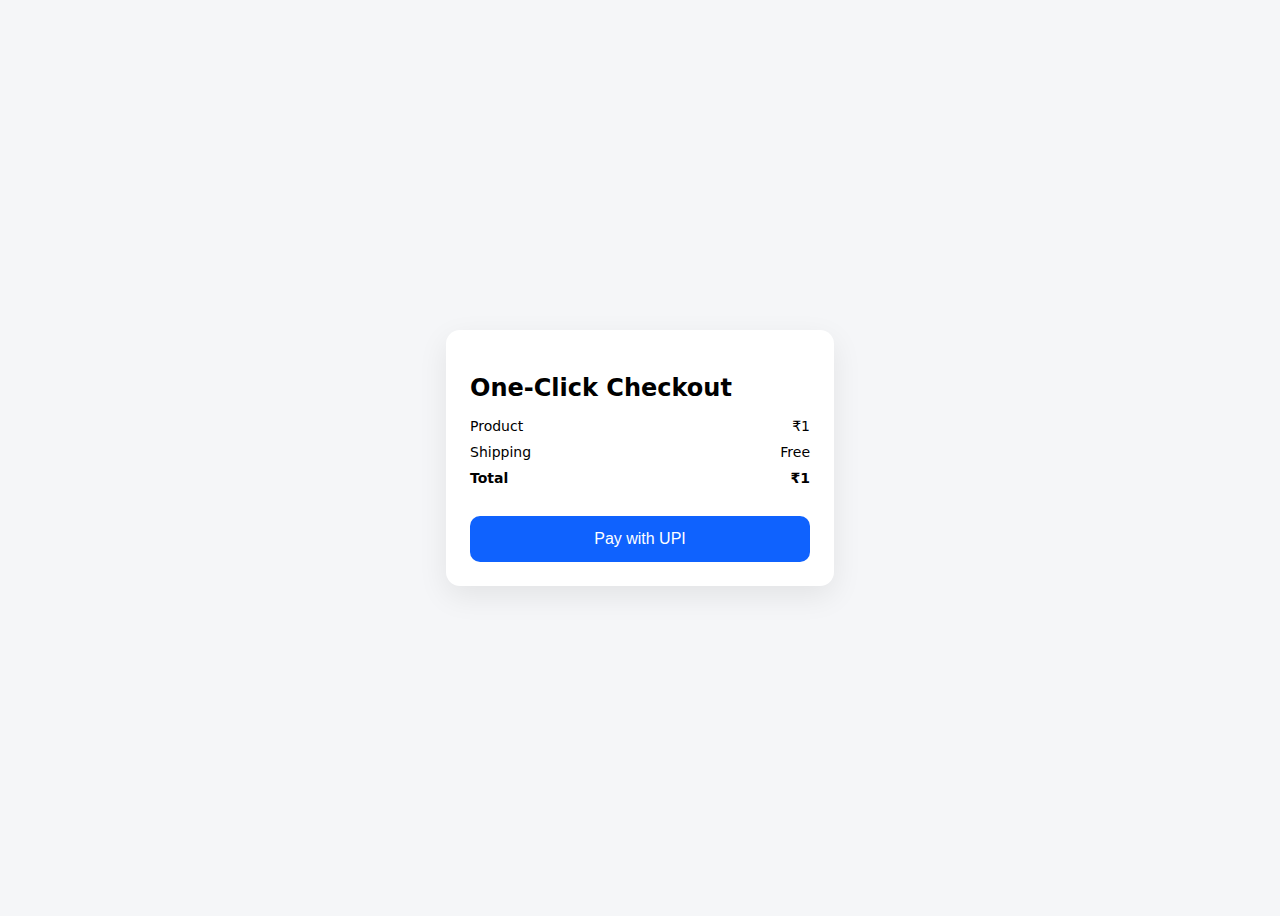
<file: upi.html>
<!DOCTYPE html>
<html lang="en">
<head>
  <meta charset="UTF-8" />
  <meta name="viewport" content="width=device-width, initial-scale=1.0"/>
  <title>UPI One-Click Checkout</title>

  <style>
    body {
      font-family: system-ui, sans-serif;
      background: #f5f6f8;
      display: flex;
      justify-content: center;
      align-items: center;
      height: 100vh;
    }

    .checkout {
      background: #fff;
      width: 340px;
      padding: 24px;
      border-radius: 14px;
      box-shadow: 0 10px 30px rgba(0,0,0,0.08);
    }

    h2 {
      margin-bottom: 16px;
    }

    .row {
      display: flex;
      justify-content: space-between;
      margin-bottom: 10px;
      font-size: 14px;
    }

    .total {
      font-weight: bold;
      margin-top: 10px;
    }

    button {
      width: 100%;
      margin-top: 20px;
      padding: 14px;
      font-size: 16px;
      border: none;
      border-radius: 10px;
      background: #0f62fe;
      color: #fff;
      cursor: pointer;
    }
  </style>
</head>

<body>

<div class="checkout">
  <h2>One-Click Checkout</h2>

  <div class="row">
    <span>Product</span>
    <span>₹1</span>
  </div>

  <div class="row">
    <span>Shipping</span>
    <span>Free</span>
  </div>

  <div class="row total">
    <span>Total</span>
    <span>₹1</span>
  </div>

  <button onclick="payNow()">Pay with UPI</button>
</div>

<script>
  function payNow() {
    const upiId = "heyfaiz@ptyes";        // your UPI ID
    const name = "My Store";             // merchant name
    const amount = "1.00";             // amount
    const txnRef = "ORDER12345";          // unique order id
    const note = "Order Payment";

    const upiLink = 
      `upi://pay?pa=${upiId}&pn=${encodeURIComponent(name)}` +
      `&am=${amount}&cu=INR&tr=${txnRef}` +
      `&tn=${encodeURIComponent(note)}`;

    window.location.href = upiLink;
  }
</script>

</body>
</html>
</file>
<file: style.css>
@import url('https://fonts.googleapis.com/css2?family=Montserrat:wght@600;700&family=Google+Sans+Flex:opsz,wght@8..144,400..600&display=swap');

:root {
  --bg-color: #f4f1e9;
  --card-bg: #ffffff;
  --text-color: #111;
  --muted-text: #666;
  --border-color: #111;
  --shadow: rgba(0,0,0,0.08);
  --cta-color: #1723b6;
  --cta-hover: #0D0E0E;
}

body.dark {
  --bg-color: #0D0E0E;
  --card-bg: #151515;
  --text-color: #ffffff;
  --muted-text: #b5b5b5;
  --border-color: #b5b5b5;
  --shadow: rgba(0,0,0,0.6);
}

/* GLOBAL FONT → Google Sans Flex */
* {
  box-sizing: border-box;
  margin: 0;
  padding: 0;
  font-family: 'Google Sans Flex', system-ui, -apple-system, 'Segoe UI', sans-serif;
}

body {
  background: var(--bg-color);
  color: var(--text-color);
  display: flex;
  justify-content: center;
  padding: 40px 16px;
}

.card {
  max-width: 480px;
  width: 100%;
  background: var(--card-bg);
  border-radius: 24px;
  padding: 32px 24px;
}

/* HEADINGS → Montserrat */
h1,
h3 {
  font-family: 'Montserrat', sans-serif;
}

/* HEADER */
.header {
  display: flex;
  justify-content: space-between;
  align-items: center;
}

.profile-img {
  width: 42px;
  height: 42px;
  border-radius: 50%;
}

.menu-area {
  display: flex;
  gap: 14px;
  align-items: center;
}

.menu-link {
  color: var(--text-color);
  font-weight: 600;
  text-decoration: none;
}

.theme-toggle {
  background: none;
  border: none;
  font-size: 22px;
  cursor: pointer;
  color: var(--text-color);
}
/* FIX H1 LINE BREAK ON MOBILE */
@media (max-width: 420px) {
  .hero-title {
    font-size: 22px;
  }
}
/* HERO */
.hero {
  text-align: center;
  margin: 20px 0 24px;
}

.hero-title {
  font-size: clamp(20px, 5.5vw, 26px);
  font-weight: 700;
  white-space: nowrap;
}

/* BIO */
.bio {
  text-align: center;
 color: var(--muted-text);
  font-size: 15px;
  line-height: 1.6;
  margin-bottom: 28px;
}

/* TABS */
.tabs {
  display: flex;
  gap: 12px;
  margin-bottom: 20px;
}

.tab {
  padding: 8px 16px;
  border-radius: 20px;
  border: 1px solid var(--border-color);
  background: transparent;
  cursor: pointer;
  font-size: 14px;
  color: var(--text-color);
}

.tab.active {
  background: var(--text-color);
  color: var(--card-bg);
}

/* SERVICES */
.service-card {
  background: var(--card-bg);
  border-radius: 18px;
  padding: 18px;
  margin-bottom: 18px;
  box-shadow: 0 8px 20px var(--shadow);
}

.service-meta {
  font-size: 13px;
  color: var(--muted-text);
}

.service-card h3 {
  margin: 6px 0;
}

.service-card p {
  font-size: 14px;
  color: var(--muted-text);
  margin-bottom: 16px;
}

.service-footer {
  display: flex;
  align-items: center;
  gap: 10px;
}

.badge {
  background: #e8f0ff;
  padding: 4px 10px;
  border-radius: 12px;
}

/* CTA */
.cta-btn {
  margin-left: auto;
  background: var(--cta-color);
  color: #fff;
  padding: 8px 14px;
  border-radius: 18px;
  text-decoration: none;
  font-weight: 600;
}

.cta-btn:hover {
  background: var(--cta-hover);
}

/* FOLLOW */
.follow {
  margin-top: 40px;
  text-align: center;
}

.follow-title {
  font-size: 12px;
  letter-spacing: 1px;
  font-weight: 600;
  margin-bottom: 16px;
}

.socials {
  display: flex;
  justify-content: center;
  gap: 28px;
}

.socials a {
  font-size: 22px;
  color: var(--text-color);
  transition: transform 0.2s ease, opacity 0.2s ease;
}

.socials a:hover {
  transform: translateY(-2px);
  opacity: 0.8;
}

/* FOOTER */
.footer {
  margin-top: 30px;
  text-align: center;
  font-size: 13px;
}

.footer-links {
  display: flex;
  justify-content: center;
  gap: 6px;
  margin-bottom: 10px;
}

.footer-links a {
  color: var(--muted-text);
  text-decoration: none;
}

.footer-links span {
  color: var(--muted-text);
}

.footer-credit span {
  color: red;
}
/* ===============================
   ABOUT PAGE
================================ */
.about-section {
  margin-top: 24px;
}

.about-section p {
  color: var(--muted-text);
  line-height: 1.7;
  margin-bottom: 12px;
}

.about-list {
  padding-left: 18px;
}
/* About page text fix */
.service-card p {
  color: var(--text-color);
}

body.dark .service-card p {
  color: #e6e6e6; /* brighter for dark mode */
}
</file>
